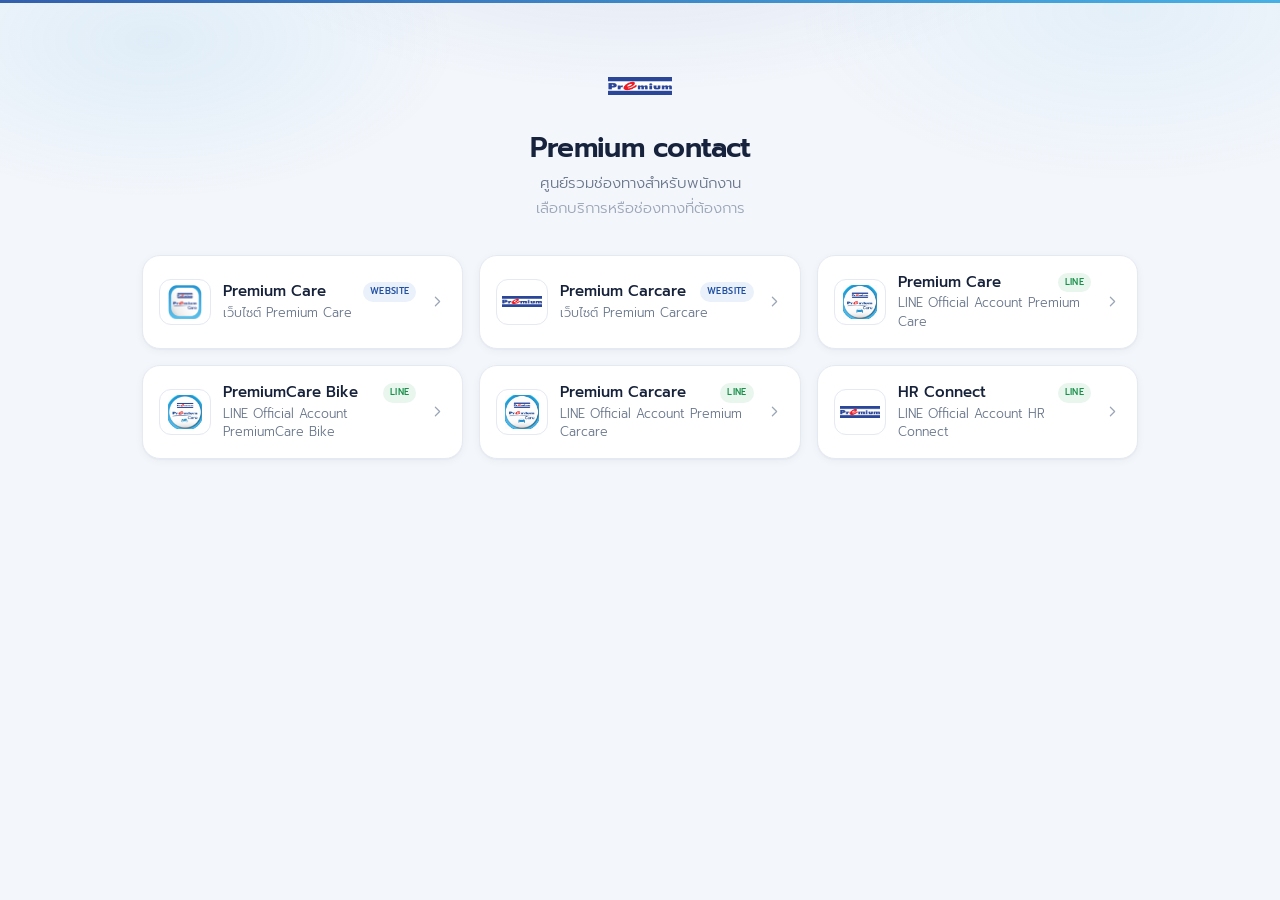
<file: index.html>
<!DOCTYPE html>
<html lang="th">
<head>
    <meta charset="UTF-8">
    <meta name="viewport" content="width=device-width, initial-scale=1.0">

    <title>Staff QR Hub</title>
    <meta name="description" content="ศูนย์รวมลิงก์สำหรับพนักงาน">
    <meta name="robots" content="noindex, nofollow">
    <meta name="theme-color" content="#f4f6fa">
    <meta http-equiv="Cache-Control" content="no-cache, no-store, must-revalidate">
    <meta http-equiv="Pragma" content="no-cache">
    <meta http-equiv="Expires" content="0">
    <link rel="preconnect" href="https://fonts.googleapis.com">
    <link rel="preconnect" href="https://fonts.gstatic.com" crossorigin>
    <link href="https://fonts.googleapis.com/css2?family=Prompt:wght@300;400;500;600&display=swap" rel="stylesheet">
    <link rel="stylesheet" href="assets/css/style.css?v=20261005-3">
    <link rel="stylesheet" href="assets/css/style.css?v=1.0.3">
</head>
<body>
    <div class="page">

        <header class="hero">
            <!--
                โลโก้องค์กร — เปลี่ยนไฟล์ได้ที่ src ด้านล่าง
                ขนาดกล่องถูกกำหนดไว้ใน style.css แล้ว (.hero__logo)
            -->
            <div class="hero__logo">
                <img src="assets/images/logos/Premiumcare - Logo 2.jpg"
                     alt="Premium Care" width="64" height="63" decoding="async">
            </div>


            <h1 class="hero__title">Premium contact</h1>

            <p class="hero__subtitle">
                ศูนย์รวมช่องทางสำหรับพนักงาน<br>
                <span class="hero__hint">เลือกบริการหรือช่องทางที่ต้องการ</span>
            </p>
        </header>

        <main>
            <h2 class="sr-only">รายการเมนู</h2>

            <!-- Card ทั้งหมดถูก render ด้วย assets/js/app.js จากข้อมูลใน assets/js/links.js -->
            <ul class="card-grid" id="linkGrid" aria-label="เมนูลิงก์สำหรับพนักงาน"></ul>

            <p class="grid-fallback" id="gridFallback" hidden>
                ยังไม่มีเมนูที่ตั้งค่าไว้ กรุณาเพิ่มข้อมูลในไฟล์ assets/js/links.js
            </p>
        </main>


    </div>

<script src="assets/js/links.js?v=20261005-3"></script>
<script src="assets/js/app.js?v=20261005-3"></script>
</body>
</html>
</file>
<file: assets/css/style.css>
/* ==========================================================================
   Staff QR Hub — style.css
   Premium / Corporate / Modern / Minimal — Mobile First
   --------------------------------------------------------------------------
   เปลี่ยน Brand Color ได้ที่ :root ด้านล่างจุดเดียว
   ========================================================================== */

/* --- Color system & tokens ----------------------------------------------- */
:root {
    /* Brand */
    --primary: #1f4fa3;
    --primary-dark: #163a7c;
    --primary-soft: #eaf1fb;
    --primary-ring: rgba(31, 79, 163, 0.22);

    /* Accent (ฟ้าอ่อนจากโลโก้) ใช้เฉพาะงาน decoration */
    --accent: #36a9e1;
    --accent-soft: #e8f5fd;

    /* LINE */
    --line-green: #1a8f4a;
    --line-soft: #e9f6ee;

    /* Surfaces */
    --background: #f3f6fb;
    --surface: #ffffff;
    --surface-muted: #f7f9fc;
    --surface-pressed: #f5f8fc;

    /* Text */
    --text-primary: #16213a;
    --text-secondary: #68758a;
    --text-tertiary: #9aa5b6;

    /* Lines */
    --border: #e4e9f2;
    --border-hover: #c2d5f0;

    /* Elevation — อ่อนมากโดยตั้งใจ */
    --shadow-rest: 0 1px 2px rgba(16, 29, 56, 0.04),
                   0 2px 8px rgba(16, 29, 56, 0.045);
    --shadow-hover: 0 4px 10px rgba(16, 29, 56, 0.07),
                    0 12px 26px rgba(16, 29, 56, 0.08);

    /* Shape */
    --radius-card: 18px;
    --radius-logo: 12px;
    --radius-pill: 999px;

    /* Layout */
    --content-max: 1060px;
    --gutter: 16px;

    /* Motion */
    --ease: cubic-bezier(0.22, 0.68, 0.3, 1);
    --speed: 180ms;
}

/* --- Reset ---------------------------------------------------------------- */
*,
*::before,
*::after {
    box-sizing: border-box;
}

html {
    -webkit-text-size-adjust: 100%;
}

body {
    margin: 0;
    min-height: 100%;
    background-color: var(--background);
    color: var(--text-primary);
    font-family: "Prompt", -apple-system, BlinkMacSystemFont, "Segoe UI",
                 "Helvetica Neue", Arial, sans-serif;
    font-size: 16px;
    font-weight: 300;
    line-height: 1.6;
    overflow-x: hidden;
    -webkit-font-smoothing: antialiased;
    -moz-osx-font-smoothing: grayscale;
    -webkit-tap-highlight-color: transparent;
}

/*
   Ambient background — สร้างด้วย CSS ล้วน ไม่ใช้ไฟล์รูป
   เป็นแสงนวลสองจุดที่ด้านบน ความเข้มต่ำมาก จึงไม่แย่ง Card
*/
body::before {
    content: "";
    position: fixed;
    top: 0;
    left: 0;
    right: 0;
    height: 420px;
    background:
        radial-gradient(620px 260px at 50% -90px, rgba(31, 79, 163, 0.10), rgba(31, 79, 163, 0) 70%),
        radial-gradient(420px 220px at 12% 40px, rgba(54, 169, 225, 0.10), rgba(54, 169, 225, 0) 72%),
        radial-gradient(460px 240px at 88% 10px, rgba(54, 169, 225, 0.08), rgba(54, 169, 225, 0) 72%);
    pointer-events: none;
    z-index: 0;
}

/* เส้นคั่นบาง ๆ ใต้โซน Header ช่วยแยกชั้นให้หน้าดูมีโครงสร้าง */
body::after {
    content: "";
    position: fixed;
    top: 0;
    left: 0;
    right: 0;
    height: 3px;
    background: linear-gradient(90deg, var(--primary), var(--accent));
    opacity: 0.9;
    pointer-events: none;
    z-index: 2;
}

h1, h2, h3, p, ul {
    margin: 0;
    padding: 0;
}

ul {
    list-style: none;
}

img {
    max-width: 100%;
}

/* --- Layout shell --------------------------------------------------------- */
.page {
    position: relative;
    z-index: 1;
    width: 100%;
    max-width: var(--content-max);
    margin: 0 auto;
    padding: 26px var(--gutter) 24px;
    display: flex;
    flex-direction: column;
    min-height: 100vh;
}

.sr-only {
    position: absolute;
    width: 1px;
    height: 1px;
    margin: -1px;
    padding: 0;
    overflow: hidden;
    clip: rect(0 0 0 0);
    white-space: nowrap;
    border: 0;
}

/* --- Header (กระชับ ไม่กินพื้นที่ครึ่งจอ) -------------------------------- */
.hero {
    text-align: center;
    padding-bottom: 22px;
}

.hero__logo {
    width: 58px;
    height: 58px;
    margin: 0 auto 10px;
    display: flex;
    align-items: center;
    justify-content: center;
}

/* object-fit: contain — โลโก้ไม่ถูกยืด ไม่ว่าสัดส่วนไฟล์จะเป็นแบบใด */
.hero__logo img {
    width: 100%;
    height: 100%;
    display: block;
    object-fit: contain;
}

.hero__badge {
    display: inline-block;
    padding: 3px 11px;
    border-radius: var(--radius-pill);
    background-color: var(--primary-soft);
    color: var(--primary);
    font-size: 0.625rem;
    font-weight: 500;
    letter-spacing: 0.12em;
    text-transform: uppercase;
    line-height: 1.6;
}

.hero__title {
    margin-top: 10px;
    font-family: "Prompt", sans-serif;
    font-size: clamp(1.5rem, 4vw, 2rem);
    font-weight: 600;
    line-height: 1.25;
    letter-spacing: -0.025em;
    color: #17233d;
    text-align: center;
}

.hero__subtitle {
    margin-top: 4px;
    font-size: 0.875rem;
    font-weight: 300;
    line-height: 1.65;
    color: var(--text-secondary);
}

.hero__hint {
    color: var(--text-tertiary);
}

/* --- Card grid ------------------------------------------------------------ */
.card-grid {
    display: grid;
    grid-template-columns: 1fr;
    gap: 12px;
    align-items: stretch;
}

.card-item {
    display: flex;
}

.grid-fallback {
    text-align: center;
    font-size: 0.9375rem;
    color: var(--text-secondary);
    padding: 28px 10px;
}

/* --- Card ----------------------------------------------------------------- */
.card {
    position: relative;
    display: flex;
    align-items: center;
    gap: 13px;
    width: 100%;
    min-height: 76px;
    padding: 14px 15px;
    background-color: var(--surface);
    border: 1px solid var(--border);
    border-radius: var(--radius-card);
    box-shadow: var(--shadow-rest);
    color: inherit;
    text-decoration: none;
    transition: transform var(--speed) var(--ease),
                box-shadow var(--speed) var(--ease),
                border-color var(--speed) var(--ease),
                background-color var(--speed) var(--ease);
}

/* --- Logo area ------------------------------------------------------------ */
.card__icon {
    flex: 0 0 auto;
    width: 54px;
    height: 46px;
    display: flex;
    align-items: center;
    justify-content: center;
    border-radius: var(--radius-logo);
    background-color: var(--primary-soft);
    color: var(--primary);
    transition: background-color var(--speed) var(--ease),
                border-color var(--speed) var(--ease);
}

.card__icon svg {
    width: 21px;
    height: 21px;
    display: block;
}

/*
   กล่องโลโก้ — พื้นขาว + เส้นบาง
   โลโก้แต่ละไฟล์สัดส่วนไม่เท่ากัน (จัตุรัส / แนวนอน)
   object-fit: contain + padding ทำให้ทุกใบดูเป็นระเบียบและไม่ถูกยืด
*/
.card__icon--logo {
    background-color: var(--surface);
    border: 1px solid var(--border);
    padding: 5px;
}

.card__icon--logo img {
    width: 100%;
    height: 100%;
    display: block;
    object-fit: contain;
}

/* --- Card text ------------------------------------------------------------ */
.card__body {
    flex: 1 1 auto;
    min-width: 0;
    display: block;
}

/* แถวบน: ชื่อเมนู + Badge — Badge ชิดขวา ไม่ทับข้อความ */
.card__row {
    display: flex;
    align-items: center;
    gap: 7px;
}

.card__title {
    flex: 0 1 auto;
    min-width: 0;
    font-size: 0.9375rem;
    font-weight: 500;
    line-height: 1.45;
    color: var(--text-primary);
    overflow-wrap: anywhere;
    transition: color var(--speed) var(--ease);
}

.card__desc {
    /* -webkit-box + line-clamp กันคำอธิบายยาวจนดัน Card สูงผิดรูป */
    display: -webkit-box;
    -webkit-line-clamp: 2;
    line-clamp: 2;
    -webkit-box-orient: vertical;
    overflow: hidden;
    margin-top: 1px;
    font-size: 0.75rem;
    font-weight: 300;
    line-height: 1.5;
    color: var(--text-secondary);
    overflow-wrap: anywhere;
}

/* --- Badge: WEBSITE / LINE ------------------------------------------------ */
/* วางอยู่ระหว่างข้อความกับ Arrow — ไม่เบียดข้อความเพราะ body ยืดหดได้ */
.card__badge {
    flex: 0 0 auto;
    margin-left: auto;
    padding: 2px 7px;
    border-radius: var(--radius-pill);
    font-size: 0.5625rem;
    font-weight: 500;
    letter-spacing: 0.04em;
    line-height: 1.75;
    white-space: nowrap;
}

.card__badge--website {
    background-color: var(--primary-soft);
    color: var(--primary);
}

.card__badge--line {
    background-color: var(--line-soft);
    color: var(--line-green);
}

/* --- Arrow ---------------------------------------------------------------- */
.card__arrow {
    flex: 0 0 auto;
    display: flex;
    align-items: center;
    justify-content: center;
    width: 18px;
    height: 18px;
    color: var(--text-tertiary);
    transition: transform var(--speed) var(--ease),
                color var(--speed) var(--ease);
}

.card__arrow svg {
    width: 17px;
    height: 17px;
    display: block;
}

/* --- States --------------------------------------------------------------- */

/* Keyboard focus — ต้องเห็นชัด */
.card:focus-visible {
    outline: 2px solid var(--primary);
    outline-offset: 3px;
    border-color: var(--border-hover);
    box-shadow: var(--shadow-rest), 0 0 0 4px var(--primary-ring);
}

/* Touch active */
.card:active {
    transform: scale(0.99);
    background-color: var(--surface-pressed);
    border-color: var(--border-hover);
    box-shadow: var(--shadow-rest);
}

/* Hover — เฉพาะอุปกรณ์ที่มีเมาส์
   ใช้ transform อย่างเดียวในการขยับ จึงไม่ทำให้ layout กระโดด */
@media (hover: hover) and (pointer: fine) {
    .card:hover {
        transform: translateY(-2px);
        border-color: var(--border-hover);
        box-shadow: var(--shadow-hover);
    }

    .card:hover .card__title {
        color: var(--primary);
    }

    .card:hover .card__arrow {
        transform: translateX(3px);
        color: var(--primary);
    }
}

/* --- Footer --------------------------------------------------------------- */
.footer {
    margin-top: auto;
    padding-top: 30px;
    text-align: center;
}

.footer__name {
    font-size: 0.8125rem;
    font-weight: 400;
    color: var(--text-secondary);
}

.footer__note {
    margin-top: 1px;
    font-size: 0.6875rem;
    font-weight: 300;
    letter-spacing: 0.06em;
    text-transform: uppercase;
    color: var(--text-tertiary);
}

/* ==========================================================================
   Entrance animation — CSS ล้วน ไม่ใช้ Library
   ========================================================================== */
@keyframes riseIn {
    from {
        opacity: 0;
        transform: translateY(10px);
    }
    to {
        opacity: 1;
        transform: translateY(0);
    }
}

.hero,
.card-item,
.footer {
    animation: riseIn 420ms var(--ease) both;
}

.hero {
    animation-delay: 0ms;
}

/* Stagger ทีละ 40ms */
.card-item:nth-child(1)  { animation-delay:  80ms; }
.card-item:nth-child(2)  { animation-delay: 120ms; }
.card-item:nth-child(3)  { animation-delay: 160ms; }
.card-item:nth-child(4)  { animation-delay: 200ms; }
.card-item:nth-child(5)  { animation-delay: 240ms; }
.card-item:nth-child(6)  { animation-delay: 280ms; }
.card-item:nth-child(7)  { animation-delay: 320ms; }
.card-item:nth-child(8)  { animation-delay: 360ms; }
.card-item:nth-child(9)  { animation-delay: 400ms; }
.card-item:nth-child(10) { animation-delay: 440ms; }
.card-item:nth-child(11) { animation-delay: 480ms; }
.card-item:nth-child(n+12) { animation-delay: 520ms; }

.footer {
    animation-delay: 560ms;
}

/* --- Tablet: 2 cards / row ------------------------------------------------ */
@media (min-width: 768px) {
    :root {
        --gutter: 28px;
    }

    .page {
        padding-top: 44px;
        padding-bottom: 32px;
    }

    .hero {
        padding-bottom: 30px;
    }

    .hero__logo {
        width: 64px;
        height: 64px;
        margin-bottom: 12px;
    }

    .hero__title {
        font-size: 1.625rem;
    }

    .hero__subtitle {
        margin-top: 6px;
        font-size: 0.9375rem;
    }

    .card-grid {
        grid-template-columns: repeat(2, minmax(0, 1fr));
        gap: 14px;
    }

    .card {
        min-height: 84px;
        padding: 15px 17px;
    }

    .card__desc {
        font-size: 0.78125rem;
    }
}

/* --- Desktop: 3 cards / row ----------------------------------------------- */
@media (min-width: 1024px) {
    :root {
        --gutter: 32px;
    }

    .page {
        padding-top: 54px;
        padding-bottom: 40px;
    }

    .hero {
        padding-bottom: 34px;
    }

    .hero__title {
        font-size: 1.75rem;
    }

    .card-grid {
        grid-template-columns: repeat(3, minmax(0, 1fr));
        gap: 16px;
    }

    .card {
        /* height:100% ทำให้ Card ในแถวเดียวกันสูงเท่ากันเสมอ */
        height: 100%;
        min-height: 88px;
        padding: 16px 16px;
        gap: 12px;
    }

    .card__icon {
        width: 52px;
        height: 46px;
    }

    .card__title {
        font-size: 0.9375rem;
    }
}

/* --- Desktop ช่วงแคบ (1024-1199px): บีบระยะให้ชื่อเมนูอยู่บรรทัดเดียว ----- */
@media (min-width: 1024px) and (max-width: 1199px) {
    .card {
        padding: 15px 14px;
        gap: 11px;
    }

    .card__icon {
        width: 48px;
        height: 42px;
    }

    .card__badge {
        padding: 2px 6px;
        letter-spacing: 0.02em;
    }
}

/* --- Small phones (<= 359px) ---------------------------------------------- */
@media (max-width: 359px) {
    .page {
        padding-top: 22px;
    }

    .card {
        gap: 10px;
        padding: 12px;
    }

    .card__icon {
        width: 46px;
        height: 40px;
    }

    /* ย่อชื่อเมนูและ Badge เล็กน้อย เพื่อให้อยู่บรรทัดเดียวบนจอ 320px */
    .card__title {
        font-size: 0.90625rem;
    }

    .card__badge {
        padding: 2px 6px;
        font-size: 0.53125rem;
        letter-spacing: 0.02em;
    }
}

/* --- Landscape บนมือถือ: บีบ Header ลงอีก -------------------------------- */
@media (max-height: 480px) and (max-width: 767px) {
    .page {
        padding-top: 18px;
    }

    .hero {
        padding-bottom: 16px;
    }

    .hero__logo {
        width: 48px;
        height: 48px;
        margin-bottom: 6px;
    }
}

/* --- Reduced motion ------------------------------------------------------- */
@media (prefers-reduced-motion: reduce) {
    *,
    *::before,
    *::after {
        transition-duration: 0.01ms !important;
        animation-duration: 0.01ms !important;
        animation-delay: 0ms !important;
        animation-iteration-count: 1 !important;
    }

    .hero,
    .card-item,
    .footer {
        animation: none;
        opacity: 1;
        transform: none;
    }

    .card:hover,
    .card:active {
        transform: none;
    }
}

/* --- Print ---------------------------------------------------------------- */
@media print {
    body {
        background: #fff;
    }

    body::before,
    body::after {
        display: none;
    }

    .hero,
    .card-item,
    .footer {
        animation: none;
    }

    .card {
        box-shadow: none;
    }
}
</file>
